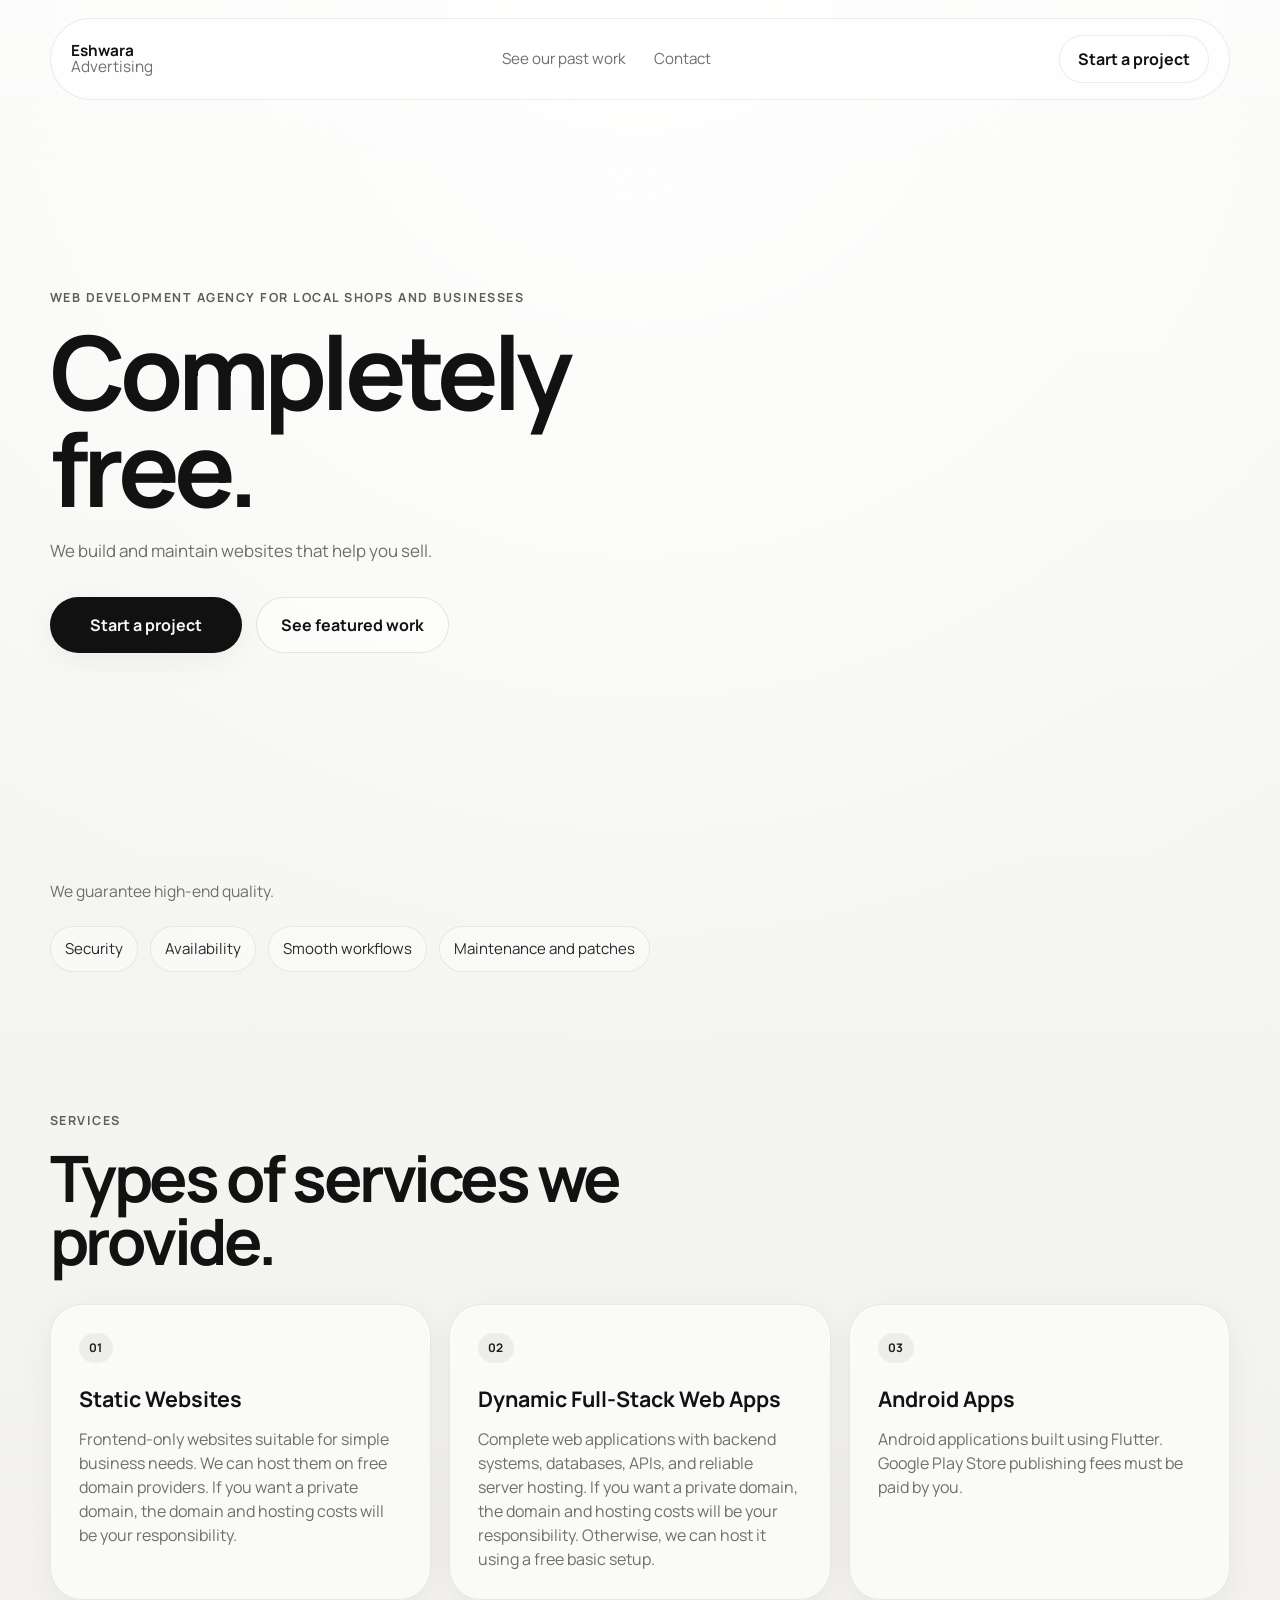
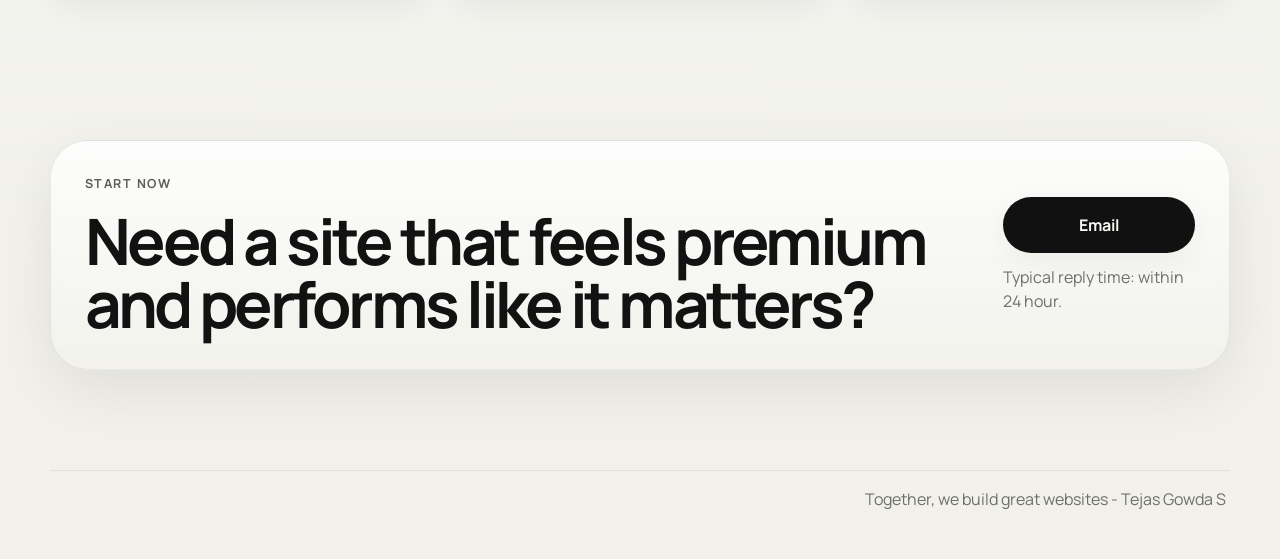
<file: index.html>
<!DOCTYPE html>
<html lang="en">
<head>
  <meta charset="UTF-8">
  <meta name="viewport" content="width=device-width, initial-scale=1.0">
  <title>Eshwara | Web Development Agency</title>
  <meta
    name="description"
    content="Eshwara builds, optimizes, and maintains websites for local businesses at no cost."
  >
  <link rel="icon" type="image/png" href="favicon.png">
  <link rel="preconnect" href="https://fonts.googleapis.com">
  <link rel="preconnect" href="https://fonts.gstatic.com" crossorigin>
  <link
    href="https://fonts.googleapis.com/css2?family=Manrope:wght@400;500;600;700;800&display=swap"
    rel="stylesheet"
  >
  <link rel="stylesheet" href="style.css">
</head>
<body>
  <div class="page-shell">
    <header class="site-header" id="top">
      <a class="brand" href="#top" aria-label="Eshwara home">
       
        <span class="brand-text">
          <strong>Eshwara</strong>
          <span>Advertising</span>
        </span>
      </a>

      <nav class="site-nav" aria-label="Primary navigation">
        <a href="work.html">See our past work</a>
        <a href="#contact">Contact</a>
      </nav>

      <a class="header-cta" href="#contact">Start a project</a>
    </header>

    <main>
      <section class="hero section">
        <div class="hero-copy" data-reveal="up">
          <p class="eyebrow">Web development agency for local shops and businesses</p>
          <h1>Completely free.</h1>
          <p class="hero-lead">
            We build and maintain websites that help you sell.
          </p>

          <div class="hero-actions">
            <a class="button button-primary" href="#contact">Start a project</a>
            <a class="button button-secondary" href="work.html">See featured work</a>
          </div>
        </div>
      </section>

      <section class="client-strip section" aria-label="Selected capabilities">
        <p data-reveal="up">We guarantee high-end quality.</p>
        <div class="marquee" data-reveal="up">
          <span>Security</span>
          <span>Availability</span>
          <span>Smooth workflows</span>
          <span>Maintenance and patches</span>
         
        </div>
      </section>

      <section class="services section" id="services">
        <div class="section-heading" data-reveal="up">
          <p class="eyebrow">Services</p>
          <h2>Types of services we provide.</h2>
        </div>

        <div class="service-grid">
          <article class="service-card" data-reveal="up">
            <span class="service-index">01</span>
            <h3>Static Websites</h3>
            <p>Frontend-only websites suitable for simple business needs. We can host them on free domain providers. If you want a private domain, the domain and hosting costs will be your responsibility.</p>
          </article>

          <article class="service-card" data-reveal="up">
            <span class="service-index">02</span>

            <h3>Dynamic Full-Stack Web Apps</h3>
            <p>Complete web applications with backend systems, databases, APIs, and reliable server hosting. If you want a private domain, the domain and hosting costs will be your responsibility. Otherwise, we can host it using a free basic setup.</p>
          </article>

          <article class="service-card" data-reveal="up">
            <span class="service-index">03</span>

            <h3>Android Apps</h3>
            <p>Android applications built using Flutter. Google Play Store publishing fees must be paid by you.</p>
          </article>
        </div>
      </section>

    

    

       

      <section class="contact section" id="contact">
        <div class="contact-panel" data-reveal="up">
          <div>
            <p class="eyebrow">Start now</p>
            <h2>Need a site that feels premium and performs like it matters?</h2>
          </div>

          <div class="contact-meta">
            <a
              class="button button-primary"
              href="mailto:tejas49167@gmail.com"
              target="_blank"
              rel="noopener noreferrer"
            >
              Email
            </a>
            <p>Typical reply time: within 24 hour.</p>
          </div>
        </div>
      </section>
    </main>

    <footer class="site-footer">
      <p></p>
      <p>Together, we build great websites - Tejas Gowda S</p>
    </footer>
  </div>

  <script src="script.js"></script>
</body>
</html>
</file>
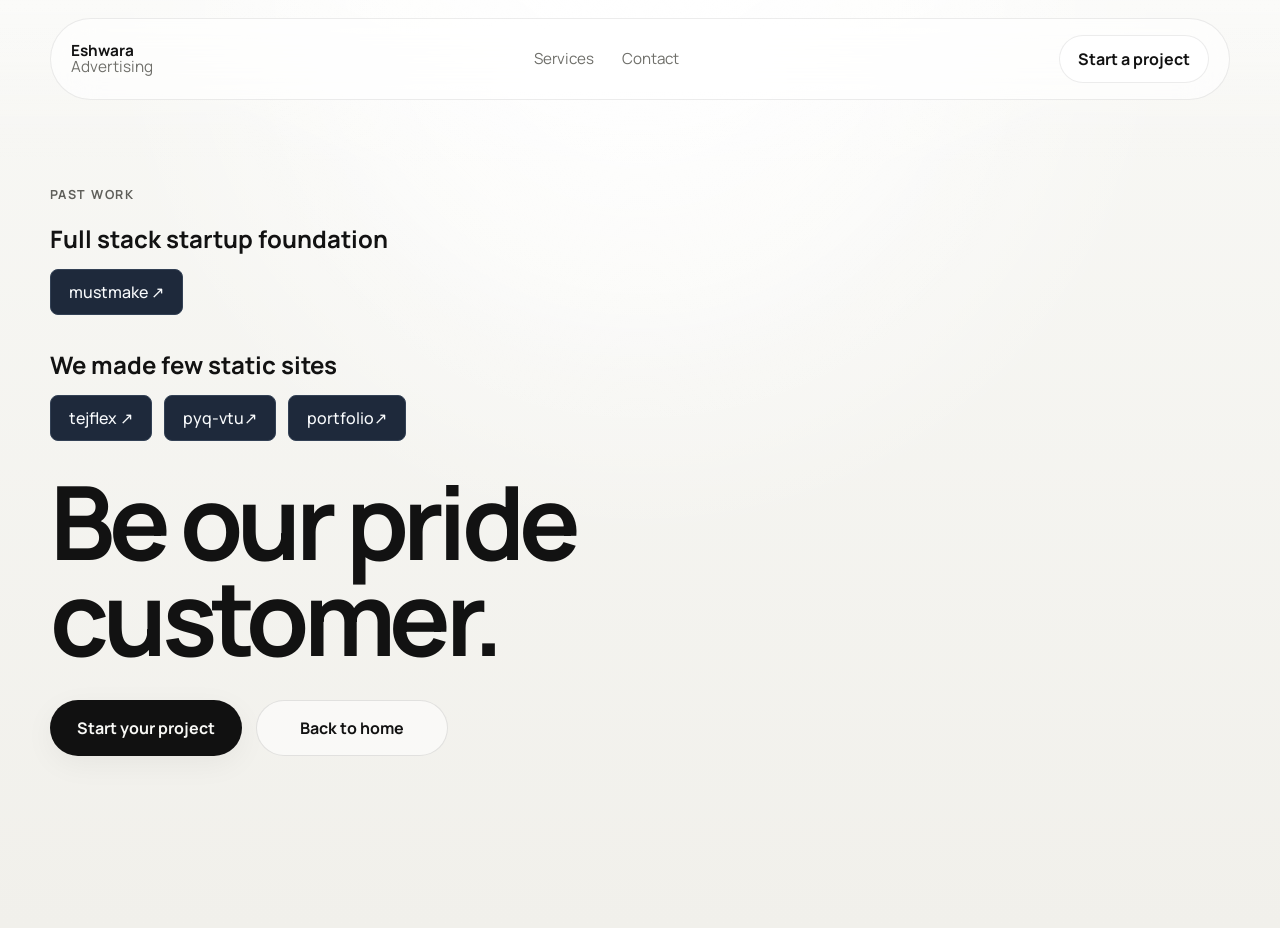
<file: work.html>
<!DOCTYPE html>
<html lang="en">
<head>
  <meta charset="UTF-8">
  <meta name="viewport" content="width=device-width, initial-scale=1.0">
  <title>Our Work | Eshwara</title>
  <meta
    name="description"
    content="Eshwara is looking for its first customer. Start your project with us."
  >
  <link rel="icon" type="image/png" href="favicon.png">
  <link rel="preconnect" href="https://fonts.googleapis.com">
  <link rel="preconnect" href="https://fonts.gstatic.com" crossorigin>
  <link
    href="https://fonts.googleapis.com/css2?family=Manrope:wght@400;500;600;700;800&display=swap"
    rel="stylesheet"
  >
  <link rel="stylesheet" href="style.css">
</head>
<body>
  <div class="page-shell">
    <header class="site-header" id="top">
      <a class="brand" href="index.html" aria-label="Eshwara home">
        <span class="brand-text">
          <strong>Eshwara</strong>
          <span>Advertising</span>
        </span>
      </a>

      <nav class="site-nav" aria-label="Primary navigation">
        <a href="index.html#services">Services</a>
        <a href="index.html#contact">Contact</a>
      </nav>

      <a class="header-cta" href="index.html#contact">Start a project</a>
    </header>

    <main>
      <section class="hero section">
        <div class="hero-copy" data-reveal="up">
          <p class="eyebrow">Past work</p>

        <h2>Full stack startup foundation</h2>
        <div class="link-group">
          <a href="https://mustmake.vercel.app" target="_blank" rel="noopener noreferrer" class="btn-link">
            mustmake ↗
          </a>


        </div>

        <h2>We made few static sites</h2>
        <div class="link-group">
          <a href="https://tejflex.netlify.app" target="_blank" rel="noopener noreferrer" class="btn-link">
            tejflex ↗
          </a>
          <a href="https://exam-vtu.vercel.app" target="_blank" rel="noopener noreferrer" class="btn-link">
            pyq-vtu↗
          </a>
           <a href="https://tejasgowda.vercel.app" target="_blank" rel="noopener noreferrer" class="btn-link">
            portfolio↗
          </a>





          </div>









        <h1>Be our pride customer.</h1>
          <div class="hero-actions">
            <a class="button button-primary" href="index.html#contact">Start your project</a>
            <a class="button button-secondary" href="index.html">Back to home</a>
          </div>
        </div>
      </section>
    </main>
  </div>

  <script src="script.js"></script>
</body>
</html>
</file>
<file: style.css>
:root {
  --bg: #f5f5f2;
  --bg-soft: #ecebe6;
  --surface: rgba(255, 255, 255, 0.72);
  --surface-strong: rgba(255, 255, 255, 0.9);
  --text: #121212;
  --muted: #6f6f6a;
  --line: rgba(18, 18, 18, 0.1);
  --line-strong: rgba(18, 18, 18, 0.16);
  --accent: #111111;
  --shadow: 0 20px 60px rgba(15, 15, 15, 0.08);
  --shadow-soft: 0 8px 30px rgba(15, 15, 15, 0.05);
  --radius: 32px;
  --radius-sm: 22px;
  --container: min(1180px, calc(100vw - 48px));
}

* {
  box-sizing: border-box;
  margin: 0;
  padding: 0;
}

html {
  scroll-behavior: smooth;
}

body {
  min-height: 100vh;
  background:
    radial-gradient(circle at top center, rgba(255, 255, 255, 0.92) 0%, rgba(255, 255, 255, 0.5) 26%, transparent 48%),
    linear-gradient(180deg, #f8f8f5 0%, #f1f0eb 100%);
  color: var(--text);
  font-family: "Manrope", sans-serif;
  line-height: 1.5;
  overflow-x: hidden;
}

body::before {
  content: "";
  position: fixed;
  inset: 0;
  pointer-events: none;
  background:
    linear-gradient(180deg, rgba(255, 255, 255, 0.45), transparent 18%),
    radial-gradient(circle at 50% 0%, rgba(255, 255, 255, 0.75), transparent 38%);
  opacity: 0.9;
}

a {
  color: inherit;
  text-decoration: none;
}

button,
a,
.service-card,
.work-card,
.timeline-step,
.testimonial-card,
.contact-panel,
.showcase-screen,
.showcase-note {
  transition: transform 240ms ease, border-color 240ms ease, background-color 240ms ease, box-shadow 240ms ease;
}

.page-shell {
  position: relative;
  width: var(--container);
  margin: 0 auto;
  padding-bottom: 48px;
}

.section {
  padding: 40px 0 100px;
}

.site-header {
  position: sticky;
  top: 18px;
  z-index: 20;
  display: flex;
  align-items: center;
  justify-content: space-between;
  gap: 24px;
  width: 100%;
  margin: 18px auto 0;
  padding: 16px 20px;
  border: 1px solid rgba(18, 18, 18, 0.08);
  border-radius: 999px;
  background: rgba(255, 255, 255, 0.62);
  backdrop-filter: blur(22px);
}

.site-header.is-scrolled {
  background: rgba(255, 255, 255, 0.84);
  box-shadow: var(--shadow-soft);
}

.brand {
  display: inline-flex;
  align-items: center;
  gap: 12px;
}

.brand-mark {
  width: 12px;
  height: 12px;
  border-radius: 50%;
  background: #171717;
}

.brand-text {
  display: flex;
  flex-direction: column;
  font-size: 0.96rem;
  line-height: 1.05;
}

.brand-text strong {
  font-weight: 700;
}

.brand-text span {
  color: var(--muted);
}

.site-nav {
  display: flex;
  align-items: center;
  gap: 28px;
}

.site-nav a,
.site-footer p:last-child,
.hero-lead,
.service-card p,
.timeline-step p,
.work-card p:last-child,
.contact-meta p,
.testimonial-card span,
.client-strip p,
.showcase-copy p,
.showcase-stats span {
  color: var(--muted);
}

.site-nav a {
  position: relative;
  font-size: 0.95rem;
}

.site-nav a::after {
  content: "";
  position: absolute;
  left: 0;
  bottom: -8px;
  width: 100%;
  height: 1px;
  transform: scaleX(0);
  transform-origin: left;
  background: rgba(18, 18, 18, 0.65);
  transition: transform 240ms ease;
}

.site-nav a:hover::after,
.site-nav a:focus-visible::after {
  transform: scaleX(1);
}

.header-cta,
.button {
  display: inline-flex;
  align-items: center;
  justify-content: center;
  border-radius: 999px;
  font-weight: 700;
}

.header-cta {
  padding: 11px 18px;
  border: 1px solid rgba(18, 18, 18, 0.08);
  background: rgba(255, 255, 255, 0.8);
}

.hero {
  display: grid;
  grid-template-columns: 1.05fr 0.95fr;
  gap: 56px;
  align-items: center;
  min-height: calc(100vh - 120px);
  padding-top: 62px;
}

.eyebrow {
  margin-bottom: 16px;
  color: #5f5f5a;
  font-size: 0.78rem;
  font-weight: 700;
  letter-spacing: 0.12em;
  text-transform: uppercase;
}

.hero h1,
.section-heading h2,
.contact-panel h2,
.showcase-copy h2 {
  font-weight: 700;
  letter-spacing: -0.055em;
}

.hero h1 {
  max-width: 10ch;
  font-size: clamp(3.7rem, 8vw, 6.8rem);
  line-height: 0.94;
}

.hero-lead {
  max-width: 54ch;
  margin-top: 22px;
  font-size: 1.06rem;
}

.hero-actions {
  display: flex;
  flex-wrap: wrap;
  gap: 14px;
  margin-top: 34px;
}

.button {
  min-width: 192px;
  padding: 15px 24px;
  border: 1px solid transparent;
}

.button-primary {
  background: #111111;
  color: #f8f8f5;
  box-shadow: var(--shadow-soft);
}

.button-secondary {
  border-color: var(--line);
  background: rgba(255, 255, 255, 0.55);
}

.button:hover,
.header-cta:hover,
.service-card:hover,
.work-card:hover,
.timeline-step:hover,
.testimonial-card:hover,
.contact-panel:hover,
.showcase-screen:hover,
.showcase-note:hover {
  transform: translateY(-3px);
}
.link-group {
  display: flex;
  flex-wrap: wrap;
  gap: 12px;
  margin-top: 12px;
  margin-bottom: 32px;
}

.btn-link {
  display: inline-flex;
  align-items: center;
  padding: 10px 18px;
  background-color: #1e293b; /* Dark slate background */
  color: #f8fafc;
  text-decoration: none;
  font-weight: 500;
  border-radius: 8px;
  border: 1px solid #334155;
  transition: all 0.2s ease;
  cursor: pointer;
}

.btn-link:hover {
  background-color: #334155;
  border-color: #64748b;
  transform: translateY(-2px);
}

.btn-link:active {
  transform: translateY(0);
}
.hero-proof {
  display: grid;
  grid-template-columns: repeat(3, minmax(0, 1fr));
  gap: 14px;
  margin-top: 42px;
}

.hero-proof div {
  padding: 18px 18px 20px;
  border: 1px solid rgba(18, 18, 18, 0.08);
  border-radius: var(--radius-sm);
  background: rgba(255, 255, 255, 0.45);
  backdrop-filter: blur(16px);
}

.hero-proof strong {
  display: block;
  margin-bottom: 4px;
  font-size: 2rem;
  font-weight: 700;
}

.hero-proof span {
  color: var(--muted);
  font-size: 0.92rem;
}

.hero-visual {
  display: flex;
  justify-content: flex-end;
}

.showcase-frame {
  width: min(100%, 520px);
  padding: 14px;
  border: 1px solid rgba(18, 18, 18, 0.08);
  border-radius: 42px;
  background: linear-gradient(180deg, rgba(255, 255, 255, 0.62), rgba(247, 247, 243, 0.78));
  box-shadow: var(--shadow);
}

.showcase-screen,
.showcase-note,
.service-card,
.timeline-step,
.work-card,
.testimonial-card,
.contact-panel {
  position: relative;
  overflow: hidden;
  border: 1px solid rgba(18, 18, 18, 0.08);
  background: rgba(255, 255, 255, 0.58);
  backdrop-filter: blur(18px);
}

.showcase-screen {
  min-height: 520px;
  padding: 26px;
  border-radius: 30px;
  background:
    linear-gradient(180deg, rgba(255, 255, 255, 0.92) 0%, rgba(245, 244, 240, 0.88) 100%);
}

.showcase-screen::after {
  content: "";
  position: absolute;
  inset: 0;
  background:
    radial-gradient(circle at top right, rgba(255, 255, 255, 0.95), transparent 28%),
    linear-gradient(180deg, transparent, rgba(18, 18, 18, 0.02));
  pointer-events: none;
}

.showcase-topline,
.site-footer,
.contact-panel {
  display: flex;
  align-items: center;
  justify-content: space-between;
  gap: 16px;
}

.pill,
.work-type,
.service-index,
.timeline-step span {
  display: inline-flex;
  align-items: center;
  width: fit-content;
  padding: 6px 10px;
  border-radius: 999px;
  background: rgba(18, 18, 18, 0.05);
  color: #1b1b1b;
  font-size: 0.74rem;
  font-weight: 700;
  letter-spacing: 0.06em;
  text-transform: uppercase;
}

.muted {
  color: var(--muted);
}

.showcase-copy {
  padding: 64px 0 42px;
}

.showcase-copy h2 {
  max-width: 9ch;
  margin-top: 10px;
  font-size: clamp(2.4rem, 4vw, 4rem);
  line-height: 0.95;
}

.showcase-stats {
  display: grid;
  gap: 12px;
}

.showcase-stats article {
  display: flex;
  align-items: center;
  justify-content: space-between;
  padding: 16px 18px;
  border: 1px solid rgba(18, 18, 18, 0.08);
  border-radius: 18px;
  background: rgba(255, 255, 255, 0.6);
}

.showcase-stats strong {
  font-size: 1.05rem;
  font-weight: 700;
}

.showcase-note {
  margin-top: 12px;
  padding: 18px 20px;
  border-radius: 24px;
}

.showcase-note span {
  display: block;
  margin-bottom: 4px;
  color: var(--muted);
  font-size: 0.92rem;
}

.client-strip {
  padding-top: 0;
}

.client-strip p {
  margin-bottom: 22px;
  font-size: 0.98rem;
}

.marquee {
  display: flex;
  flex-wrap: wrap;
  gap: 12px;
}

.marquee span {
  padding: 11px 14px;
  border: 1px solid rgba(18, 18, 18, 0.08);
  border-radius: 999px;
  background: rgba(255, 255, 255, 0.45);
  color: #292929;
  font-size: 0.94rem;
}

.section-heading {
  max-width: 760px;
  margin-bottom: 32px;
}

.section-heading h2,
.contact-panel h2 {
  font-size: clamp(2.2rem, 5vw, 4.2rem);
  line-height: 0.98;
}

.service-grid,
.timeline,
.work-grid {
  display: grid;
  gap: 18px;
}

.service-grid {
  grid-template-columns: repeat(3, minmax(0, 1fr));
}

.timeline {
  grid-template-columns: repeat(4, minmax(0, 1fr));
}

.work-grid {
  grid-template-columns: 1.15fr 0.85fr 0.85fr;
}

.service-card,
.timeline-step,
.work-card,
.testimonial-card {
  padding: 28px;
  border-radius: var(--radius);
  box-shadow: var(--shadow-soft);
}

.service-card::before,
.timeline-step::before,
.work-card::before,
.testimonial-card::before,
.contact-panel::before,
.showcase-screen::before {
  content: "";
  position: absolute;
  inset: 0;
  border-radius: inherit;
  border: 1px solid rgba(255, 255, 255, 0.6);
  mask: linear-gradient(180deg, #000, transparent 28%);
  pointer-events: none;
}

.service-card h3,
.timeline-step h3,
.work-card h3 {
  margin: 20px 0 12px;
  font-size: 1.34rem;
  font-weight: 700;
}

.large {
  min-height: 360px;
  background:
    linear-gradient(180deg, rgba(255, 255, 255, 0.92), rgba(241, 240, 236, 0.9));
}

.testimonial {
  padding-top: 12px;
}

.testimonial-card {
  max-width: 920px;
}

.testimonial-card p {
  max-width: 23ch;
  margin-bottom: 28px;
  font-size: clamp(2rem, 4vw, 3.7rem);
  font-weight: 700;
  line-height: 0.98;
  letter-spacing: -0.05em;
}

.testimonial-card strong {
  display: block;
  margin-bottom: 4px;
}

.contact-panel {
  padding: 34px;
  border-radius: calc(var(--radius) + 6px);
  background:
    linear-gradient(180deg, rgba(255, 255, 255, 0.8), rgba(242, 241, 236, 0.82));
  box-shadow: var(--shadow);
}

.contact-meta {
  display: flex;
  flex-direction: column;
  align-items: flex-start;
  gap: 12px;
}

.site-footer {
  padding: 16px 4px 0;
  border-top: 1px solid rgba(18, 18, 18, 0.08);
}

[data-reveal] {
  opacity: 0;
  transform: translateY(30px);
}

[data-reveal="left"] {
  transform: translateX(30px);
}

[data-reveal].is-visible {
  opacity: 1;
  transform: translate(0, 0);
  transition: opacity 720ms ease, transform 720ms cubic-bezier(0.22, 1, 0.36, 1);
}

@media (max-width: 1080px) {
  .hero,
  .service-grid,
  .timeline,
  .work-grid,
  .contact-panel {
    grid-template-columns: 1fr;
  }

  .hero {
    min-height: auto;
    gap: 38px;
    padding-top: 44px;
  }

  .hero-visual {
    justify-content: flex-start;
  }

  .showcase-frame {
    width: 100%;
  }

  .contact-panel {
    align-items: flex-start;
  }
}

@media (max-width: 820px) {
  :root {
    --container: min(100vw - 28px, 1180px);
  }

  .site-header {
    flex-wrap: wrap;
    justify-content: center;
    border-radius: 28px;
  }

  .site-nav {
    order: 3;
    flex-wrap: wrap;
    justify-content: center;
    gap: 18px;
  }

  .hero h1,
  .showcase-copy h2,
  .testimonial-card p {
    max-width: none;
  }

  .hero-proof {
    grid-template-columns: 1fr;
  }
}

@media (max-width: 560px) {
  .section {
    padding: 24px 0 72px;
  }

  .site-header {
    top: 10px;
    margin-top: 10px;
    padding: 16px;
  }

  .header-cta,
  .button {
    width: 100%;
    min-width: 0;
  }

  .hero-actions,
  .site-footer {
    flex-direction: column;
    align-items: flex-start;
  }

  .showcase-screen {
    min-height: 460px;
  }
}

@media (prefers-reduced-motion: reduce) {
  html {
    scroll-behavior: auto;
  }

  *,
  *::before,
  *::after {
    animation: none !important;
    transition: none !important;
  }

  [data-reveal] {
    opacity: 1;
    transform: none;
  }
}
</file>
